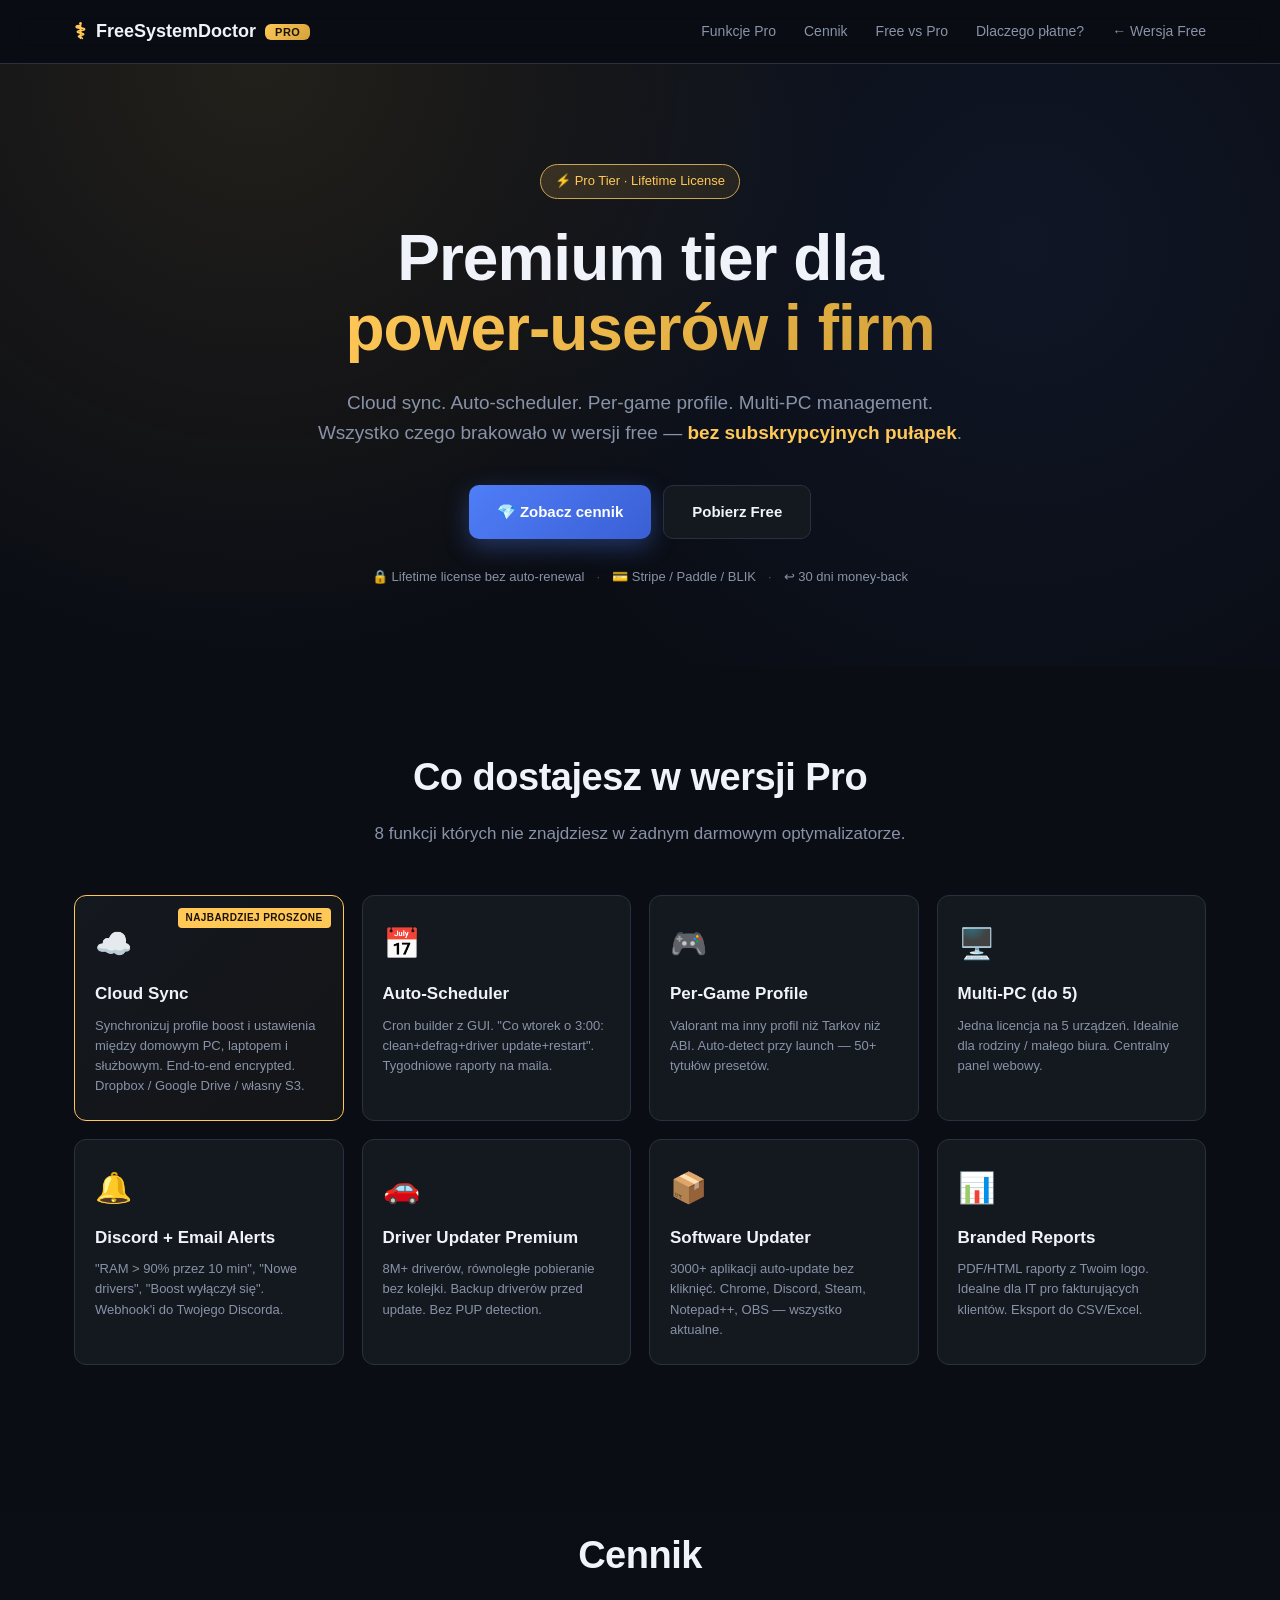
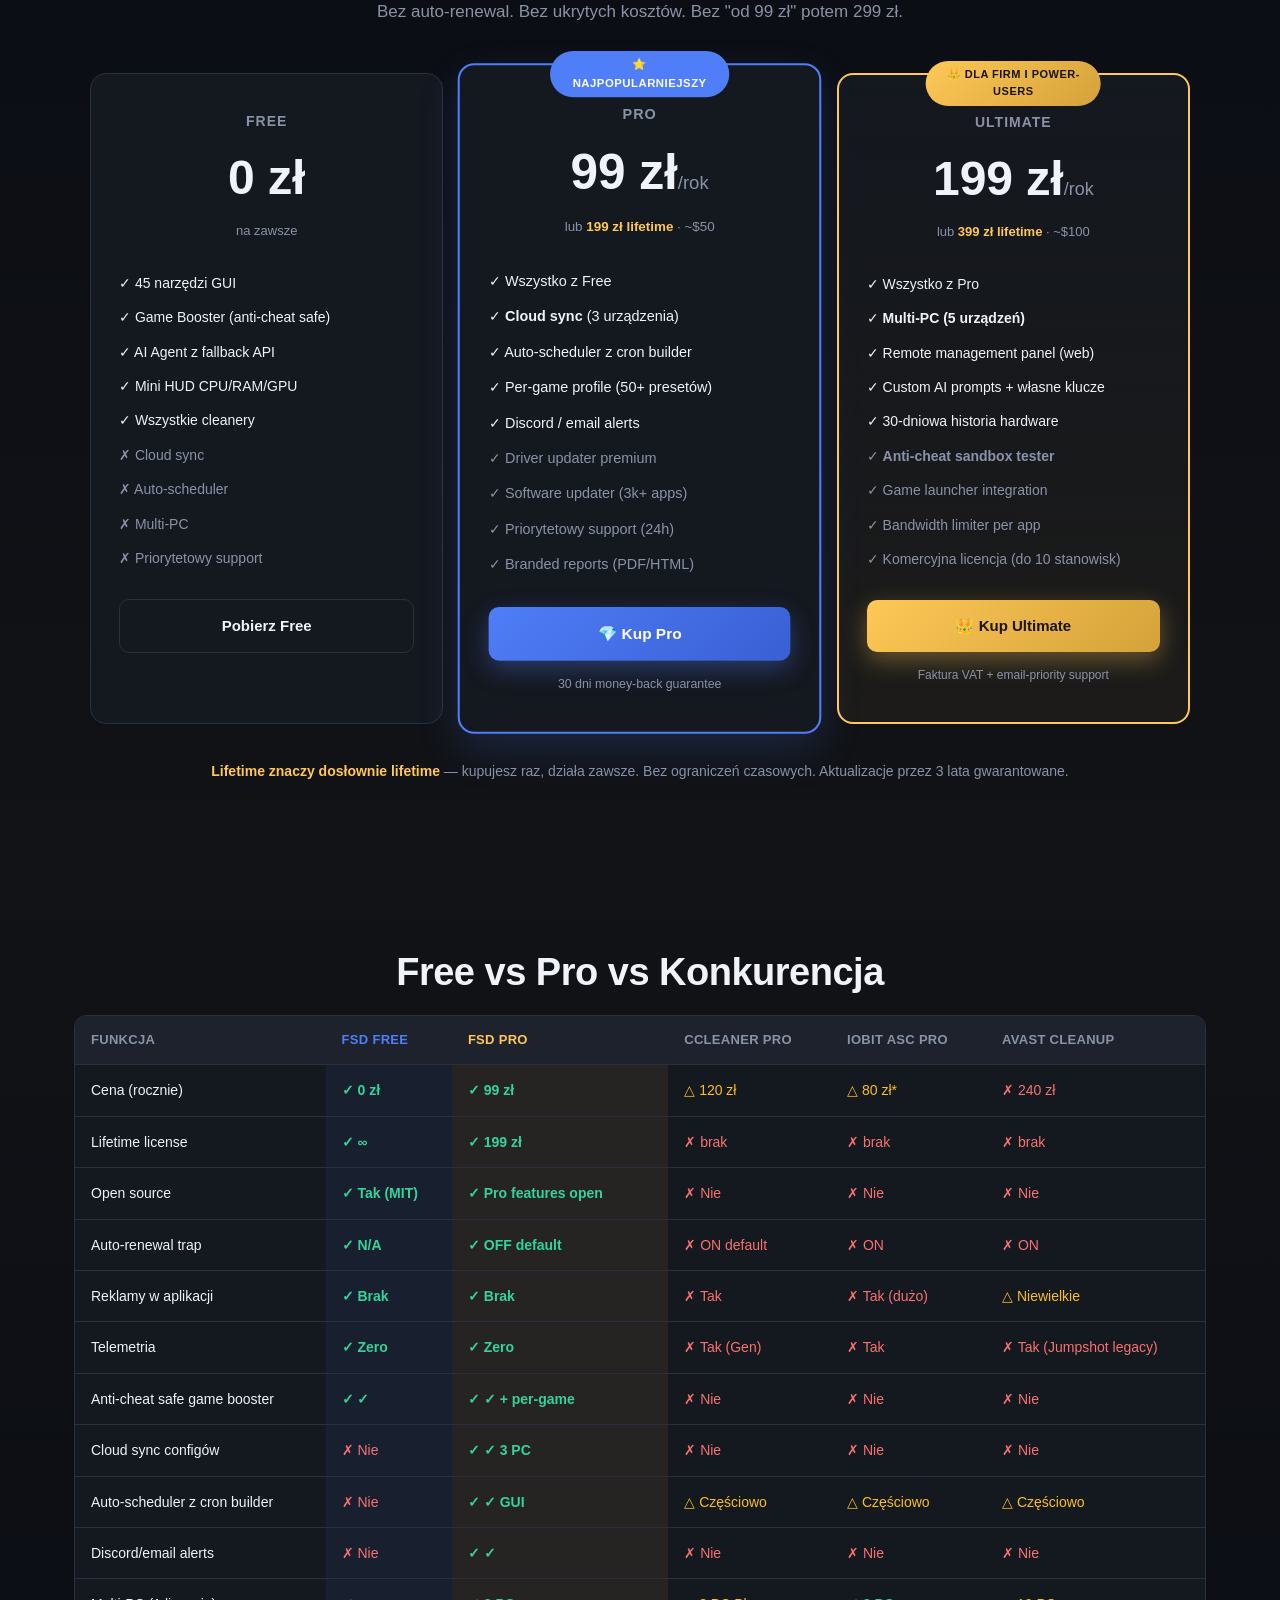
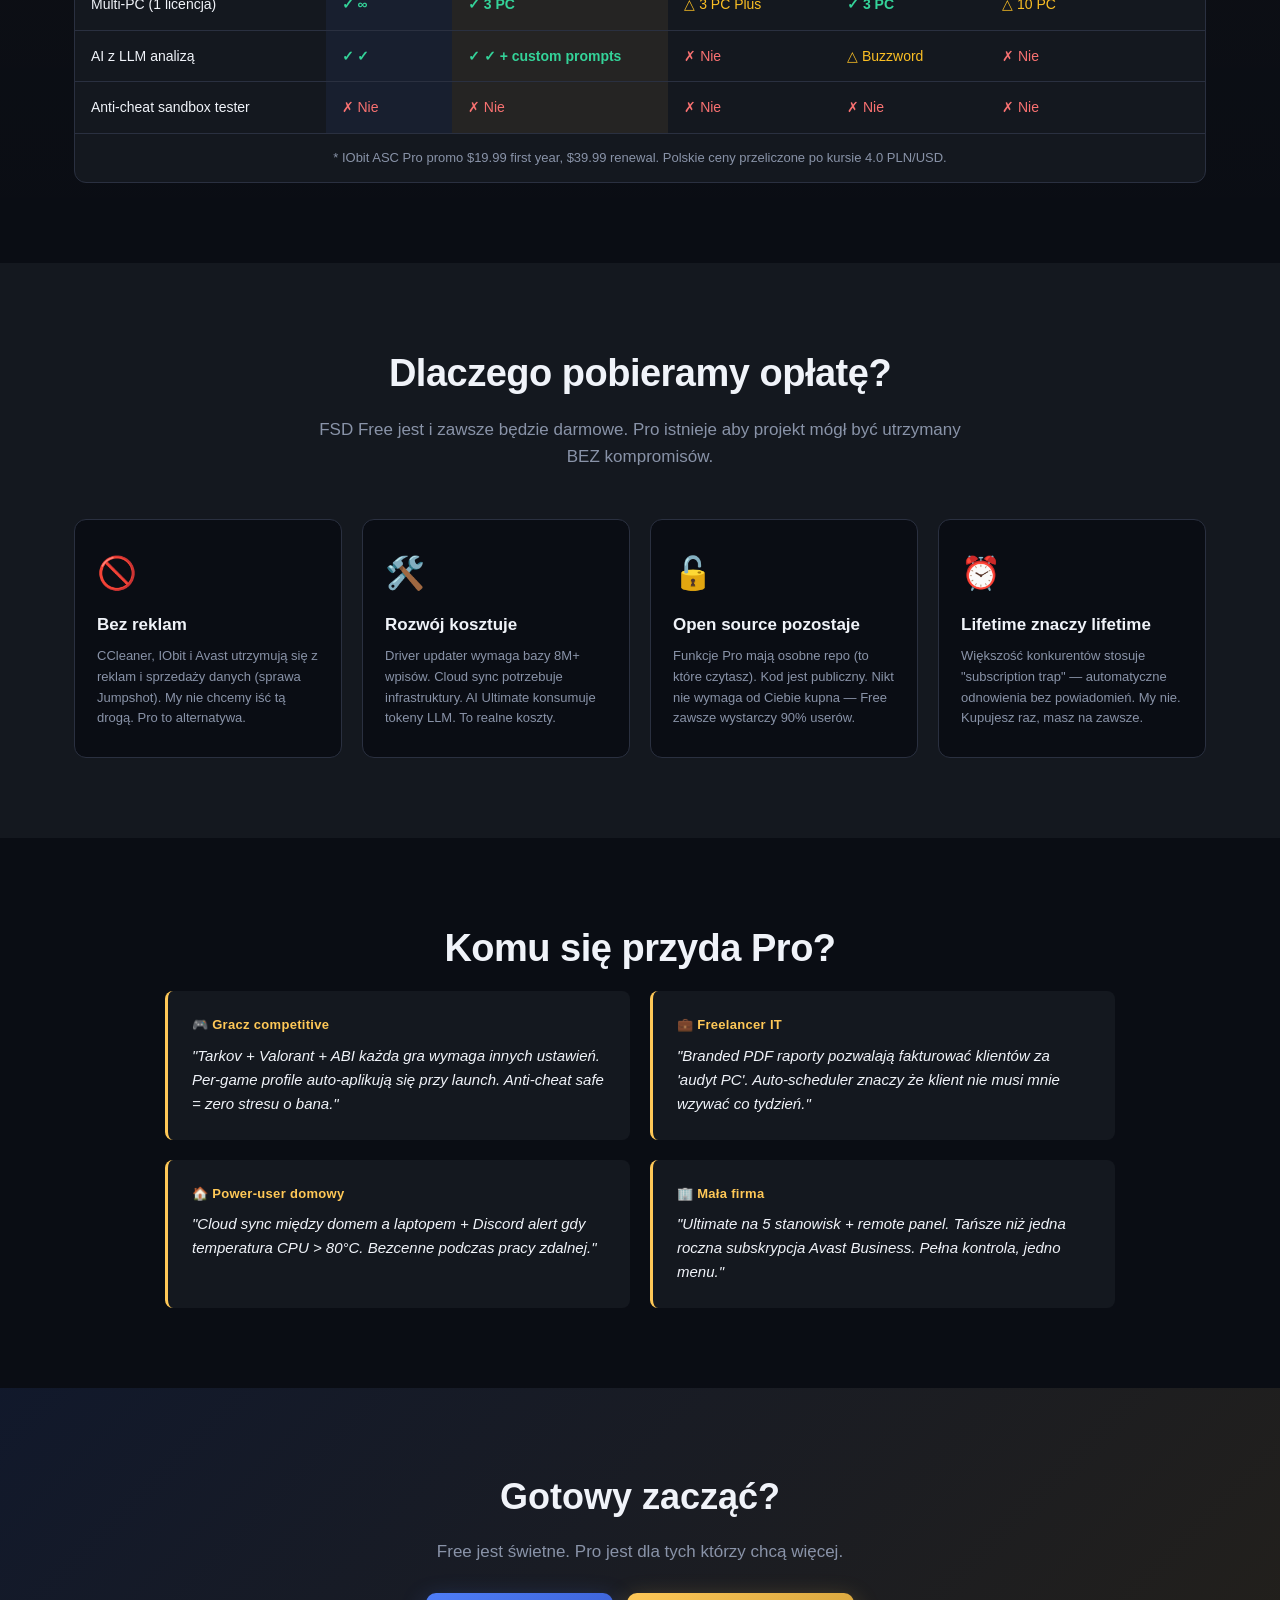
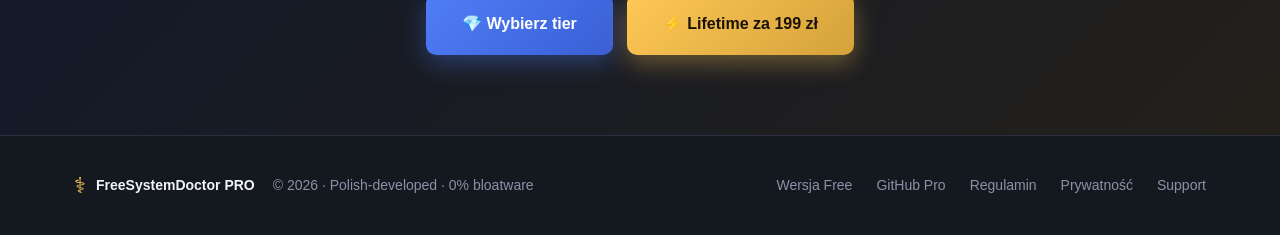
<file: index.html>
<!DOCTYPE html>
<html lang="pl">
<head>
<meta charset="UTF-8">
<meta name="viewport" content="width=device-width, initial-scale=1.0">
<meta name="description" content="FreeSystemDoctor PRO — premium tier. Cloud sync, scheduler, multi-PC, per-game profiles, priorytetowy support. Bez subskrypcyjnych pułapek.">
<meta property="og:title" content="FreeSystemDoctor PRO — Premium Windows Optimizer">
<meta property="og:description" content="Open source z premium funkcjami. Lifetime license. Bez subskrypcji.">
<title>FreeSystemDoctor PRO — Premium Tier</title>
<link rel="stylesheet" href="style.css">
</head>
<body>

<nav class="topnav">
  <div class="container nav-inner">
    <a href="#" class="logo">
      <span class="logo-icon">⚕</span>
      <span class="logo-text">FreeSystemDoctor <span class="pro-badge">PRO</span></span>
    </a>
    <div class="nav-links">
      <a href="#features">Funkcje Pro</a>
      <a href="#pricing">Cennik</a>
      <a href="#compare">Free vs Pro</a>
      <a href="#why">Dlaczego płatne?</a>
      <a href="https://caytec.github.io/freesystemdoctor" target="_blank">← Wersja Free</a>
    </div>
  </div>
</nav>

<header class="hero">
  <div class="container">
    <div class="badge gold">⚡ Pro Tier · Lifetime License</div>
    <h1 class="hero-title">
      Premium tier dla<br>
      <span class="grad-gold">power-userów i firm</span>
    </h1>
    <p class="hero-sub">
      Cloud sync. Auto-scheduler. Per-game profile. Multi-PC management.<br>
      Wszystko czego brakowało w wersji free — <strong>bez subskrypcyjnych pułapek</strong>.
    </p>
    <div class="hero-cta">
      <a href="#pricing" class="btn btn-primary">💎 Zobacz cennik</a>
      <a href="https://caytec.github.io/freesystemdoctor" class="btn btn-ghost">Pobierz Free</a>
    </div>
    <div class="hero-trust">
      <span>🔒 Lifetime license bez auto-renewal</span>
      <span>·</span>
      <span>💳 Stripe / Paddle / BLIK</span>
      <span>·</span>
      <span>↩ 30 dni money-back</span>
    </div>
  </div>
</header>

<section id="features" class="features-section">
  <div class="container">
    <h2 class="section-title">Co dostajesz w wersji Pro</h2>
    <p class="section-sub">8 funkcji których nie znajdziesz w żadnym darmowym optymalizatorze.</p>

    <div class="feat-grid">
      <div class="feat featured">
        <div class="feat-icon">☁️</div>
        <h3>Cloud Sync</h3>
        <p>Synchronizuj profile boost i ustawienia między domowym PC, laptopem i służbowym. End-to-end encrypted. Dropbox / Google Drive / własny S3.</p>
        <div class="feat-tag">Najbardziej proszone</div>
      </div>

      <div class="feat">
        <div class="feat-icon">📅</div>
        <h3>Auto-Scheduler</h3>
        <p>Cron builder z GUI. "Co wtorek o 3:00: clean+defrag+driver update+restart". Tygodniowe raporty na maila.</p>
      </div>

      <div class="feat">
        <div class="feat-icon">🎮</div>
        <h3>Per-Game Profile</h3>
        <p>Valorant ma inny profil niż Tarkov niż ABI. Auto-detect przy launch — 50+ tytułów presetów.</p>
      </div>

      <div class="feat">
        <div class="feat-icon">🖥️</div>
        <h3>Multi-PC (do 5)</h3>
        <p>Jedna licencja na 5 urządzeń. Idealnie dla rodziny / małego biura. Centralny panel webowy.</p>
      </div>

      <div class="feat">
        <div class="feat-icon">🔔</div>
        <h3>Discord + Email Alerts</h3>
        <p>"RAM &gt; 90% przez 10 min", "Nowe drivers", "Boost wyłączył się". Webhook'i do Twojego Discorda.</p>
      </div>

      <div class="feat">
        <div class="feat-icon">🚗</div>
        <h3>Driver Updater Premium</h3>
        <p>8M+ driverów, równoległe pobieranie bez kolejki. Backup driverów przed update. Bez PUP detection.</p>
      </div>

      <div class="feat">
        <div class="feat-icon">📦</div>
        <h3>Software Updater</h3>
        <p>3000+ aplikacji auto-update bez kliknięć. Chrome, Discord, Steam, Notepad++, OBS — wszystko aktualne.</p>
      </div>

      <div class="feat">
        <div class="feat-icon">📊</div>
        <h3>Branded Reports</h3>
        <p>PDF/HTML raporty z Twoim logo. Idealne dla IT pro fakturujących klientów. Eksport do CSV/Excel.</p>
      </div>
    </div>
  </div>
</section>

<section id="pricing" class="pricing-section">
  <div class="container">
    <h2 class="section-title">Cennik</h2>
    <p class="section-sub">Bez auto-renewal. Bez ukrytych kosztów. Bez "od 99 zł" potem 299 zł.</p>

    <div class="pricing-grid">
      <div class="price-card">
        <div class="price-tier">FREE</div>
        <div class="price-amount">0 zł</div>
        <div class="price-period">na zawsze</div>
        <ul class="price-features">
          <li>✓ 45 narzędzi GUI</li>
          <li>✓ Game Booster (anti-cheat safe)</li>
          <li>✓ AI Agent z fallback API</li>
          <li>✓ Mini HUD CPU/RAM/GPU</li>
          <li>✓ Wszystkie cleanery</li>
          <li>✗ Cloud sync</li>
          <li>✗ Auto-scheduler</li>
          <li>✗ Multi-PC</li>
          <li>✗ Priorytetowy support</li>
        </ul>
        <a href="https://caytec.github.io/freesystemdoctor" class="btn btn-ghost btn-block">Pobierz Free</a>
      </div>

      <div class="price-card featured">
        <div class="price-badge">⭐ NAJPOPULARNIEJSZY</div>
        <div class="price-tier">PRO</div>
        <div class="price-amount">99 zł<span>/rok</span></div>
        <div class="price-period">lub <strong>199 zł lifetime</strong> · ~$50</div>
        <ul class="price-features">
          <li>✓ Wszystko z Free</li>
          <li>✓ <strong>Cloud sync</strong> (3 urządzenia)</li>
          <li>✓ Auto-scheduler z cron builder</li>
          <li>✓ Per-game profile (50+ presetów)</li>
          <li>✓ Discord / email alerts</li>
          <li>✓ Driver updater premium</li>
          <li>✓ Software updater (3k+ apps)</li>
          <li>✓ Priorytetowy support (24h)</li>
          <li>✓ Branded reports (PDF/HTML)</li>
        </ul>
        <a href="checkout.html?tier=pro" class="btn btn-primary btn-block">💎 Kup Pro</a>
        <div class="price-note">30 dni money-back guarantee</div>
      </div>

      <div class="price-card ultimate">
        <div class="price-badge gold">👑 DLA FIRM I POWER-USERS</div>
        <div class="price-tier">ULTIMATE</div>
        <div class="price-amount">199 zł<span>/rok</span></div>
        <div class="price-period">lub <strong>399 zł lifetime</strong> · ~$100</div>
        <ul class="price-features">
          <li>✓ Wszystko z Pro</li>
          <li>✓ <strong>Multi-PC (5 urządzeń)</strong></li>
          <li>✓ Remote management panel (web)</li>
          <li>✓ Custom AI prompts + własne klucze</li>
          <li>✓ 30-dniowa historia hardware</li>
          <li>✓ <strong>Anti-cheat sandbox tester</strong></li>
          <li>✓ Game launcher integration</li>
          <li>✓ Bandwidth limiter per app</li>
          <li>✓ Komercyjna licencja (do 10 stanowisk)</li>
        </ul>
        <a href="checkout.html?tier=ultimate" class="btn btn-gold btn-block">👑 Kup Ultimate</a>
        <div class="price-note">Faktura VAT + email-priority support</div>
      </div>
    </div>

    <div class="pricing-faq">
      <p><strong>Lifetime znaczy dosłownie lifetime</strong> — kupujesz raz, działa zawsze. Bez ograniczeń czasowych. Aktualizacje przez 3 lata gwarantowane.</p>
    </div>
  </div>
</section>

<section id="compare" class="compare-section">
  <div class="container">
    <h2 class="section-title">Free vs Pro vs Konkurencja</h2>
    <div class="compare-wrap">
      <table class="compare-table">
        <thead>
          <tr>
            <th>Funkcja</th>
            <th class="us-free">FSD Free</th>
            <th class="us-pro">FSD Pro</th>
            <th>CCleaner Pro</th>
            <th>IObit ASC Pro</th>
            <th>Avast Cleanup</th>
          </tr>
        </thead>
        <tbody>
          <tr><td>Cena (rocznie)</td><td class="ok">0 zł</td><td class="ok">99 zł</td><td class="warn">120 zł</td><td class="warn">80 zł*</td><td class="bad">240 zł</td></tr>
          <tr><td>Lifetime license</td><td class="ok">∞</td><td class="ok">199 zł</td><td class="bad">brak</td><td class="bad">brak</td><td class="bad">brak</td></tr>
          <tr><td>Open source</td><td class="ok">Tak (MIT)</td><td class="ok">Pro features open</td><td class="bad">Nie</td><td class="bad">Nie</td><td class="bad">Nie</td></tr>
          <tr><td>Auto-renewal trap</td><td class="ok">N/A</td><td class="ok">OFF default</td><td class="bad">ON default</td><td class="bad">ON</td><td class="bad">ON</td></tr>
          <tr><td>Reklamy w aplikacji</td><td class="ok">Brak</td><td class="ok">Brak</td><td class="bad">Tak</td><td class="bad">Tak (dużo)</td><td class="warn">Niewielkie</td></tr>
          <tr><td>Telemetria</td><td class="ok">Zero</td><td class="ok">Zero</td><td class="bad">Tak (Gen)</td><td class="bad">Tak</td><td class="bad">Tak (Jumpshot legacy)</td></tr>
          <tr><td>Anti-cheat safe game booster</td><td class="ok">✓</td><td class="ok">✓ + per-game</td><td class="bad">Nie</td><td class="bad">Nie</td><td class="bad">Nie</td></tr>
          <tr><td>Cloud sync configów</td><td class="bad">Nie</td><td class="ok">✓ 3 PC</td><td class="bad">Nie</td><td class="bad">Nie</td><td class="bad">Nie</td></tr>
          <tr><td>Auto-scheduler z cron builder</td><td class="bad">Nie</td><td class="ok">✓ GUI</td><td class="warn">Częściowo</td><td class="warn">Częściowo</td><td class="warn">Częściowo</td></tr>
          <tr><td>Discord/email alerts</td><td class="bad">Nie</td><td class="ok">✓</td><td class="bad">Nie</td><td class="bad">Nie</td><td class="bad">Nie</td></tr>
          <tr><td>Multi-PC (1 licencja)</td><td class="ok">∞</td><td class="ok">3 PC</td><td class="warn">3 PC Plus</td><td class="ok">3 PC</td><td class="warn">10 PC</td></tr>
          <tr><td>AI z LLM analizą</td><td class="ok">✓</td><td class="ok">✓ + custom prompts</td><td class="bad">Nie</td><td class="warn">Buzzword</td><td class="bad">Nie</td></tr>
          <tr><td>Anti-cheat sandbox tester</td><td class="bad">Nie</td><td class="bad">Nie</td><td class="bad">Nie</td><td class="bad">Nie</td><td class="bad">Nie</td></tr>
        </tbody>
      </table>
      <p class="compare-note">* IObit ASC Pro promo $19.99 first year, $39.99 renewal. Polskie ceny przeliczone po kursie 4.0 PLN/USD.</p>
    </div>
  </div>
</section>

<section id="why" class="why-section">
  <div class="container">
    <h2 class="section-title">Dlaczego pobieramy opłatę?</h2>
    <p class="section-sub">FSD Free jest i zawsze będzie darmowe. Pro istnieje aby projekt mógł być utrzymany BEZ kompromisów.</p>

    <div class="why-grid">
      <div class="why-card">
        <div class="why-icon">🚫</div>
        <h3>Bez reklam</h3>
        <p>CCleaner, IObit i Avast utrzymują się z reklam i sprzedaży danych (sprawa Jumpshot). My nie chcemy iść tą drogą. Pro to alternatywa.</p>
      </div>
      <div class="why-card">
        <div class="why-icon">🛠️</div>
        <h3>Rozwój kosztuje</h3>
        <p>Driver updater wymaga bazy 8M+ wpisów. Cloud sync potrzebuje infrastruktury. AI Ultimate konsumuje tokeny LLM. To realne koszty.</p>
      </div>
      <div class="why-card">
        <div class="why-icon">🔓</div>
        <h3>Open source pozostaje</h3>
        <p>Funkcje Pro mają osobne repo (to które czytasz). Kod jest publiczny. Nikt nie wymaga od Ciebie kupna — Free zawsze wystarczy 90% userów.</p>
      </div>
      <div class="why-card">
        <div class="why-icon">⏰</div>
        <h3>Lifetime znaczy lifetime</h3>
        <p>Większość konkurentów stosuje "subscription trap" — automatyczne odnowienia bez powiadomień. My nie. Kupujesz raz, masz na zawsze.</p>
      </div>
    </div>
  </div>
</section>

<section class="testimonials-section">
  <div class="container">
    <h2 class="section-title">Komu się przyda Pro?</h2>
    <div class="testimonial-grid">
      <div class="testimonial">
        <div class="testimonial-role">🎮 Gracz competitive</div>
        <p>"Tarkov + Valorant + ABI każda gra wymaga innych ustawień. Per-game profile auto-aplikują się przy launch. Anti-cheat safe = zero stresu o bana."</p>
      </div>
      <div class="testimonial">
        <div class="testimonial-role">💼 Freelancer IT</div>
        <p>"Branded PDF raporty pozwalają fakturować klientów za 'audyt PC'. Auto-scheduler znaczy że klient nie musi mnie wzywać co tydzień."</p>
      </div>
      <div class="testimonial">
        <div class="testimonial-role">🏠 Power-user domowy</div>
        <p>"Cloud sync między domem a laptopem + Discord alert gdy temperatura CPU > 80°C. Bezcenne podczas pracy zdalnej."</p>
      </div>
      <div class="testimonial">
        <div class="testimonial-role">🏢 Mała firma</div>
        <p>"Ultimate na 5 stanowisk + remote panel. Tańsze niż jedna roczna subskrypcja Avast Business. Pełna kontrola, jedno menu."</p>
      </div>
    </div>
  </div>
</section>

<section class="cta-section">
  <div class="container">
    <h2>Gotowy zacząć?</h2>
    <p>Free jest świetne. Pro jest dla tych którzy chcą więcej.</p>
    <div class="cta-buttons">
      <a href="#pricing" class="btn btn-primary btn-large">💎 Wybierz tier</a>
      <a href="checkout.html?tier=pro&period=lifetime" class="btn btn-gold btn-large">⚡ Lifetime za 199 zł</a>
    </div>
  </div>
</section>

<footer class="footer">
  <div class="container footer-inner">
    <div class="footer-brand">
      <span class="logo-icon">⚕</span>
      <strong>FreeSystemDoctor PRO</strong>
      <span class="footer-meta">© 2026 · Polish-developed · 0% bloatware</span>
    </div>
    <div class="footer-links">
      <a href="https://caytec.github.io/freesystemdoctor" target="_blank">Wersja Free</a>
      <a href="https://github.com/caytec/freesystemdoctor-pro" target="_blank">GitHub Pro</a>
      <a href="terms.html">Regulamin</a>
      <a href="privacy.html">Prywatność</a>
      <a href="mailto:support@freesystemdoctor.pl">Support</a>
    </div>
  </div>
</footer>

</body>
</html>
</file>
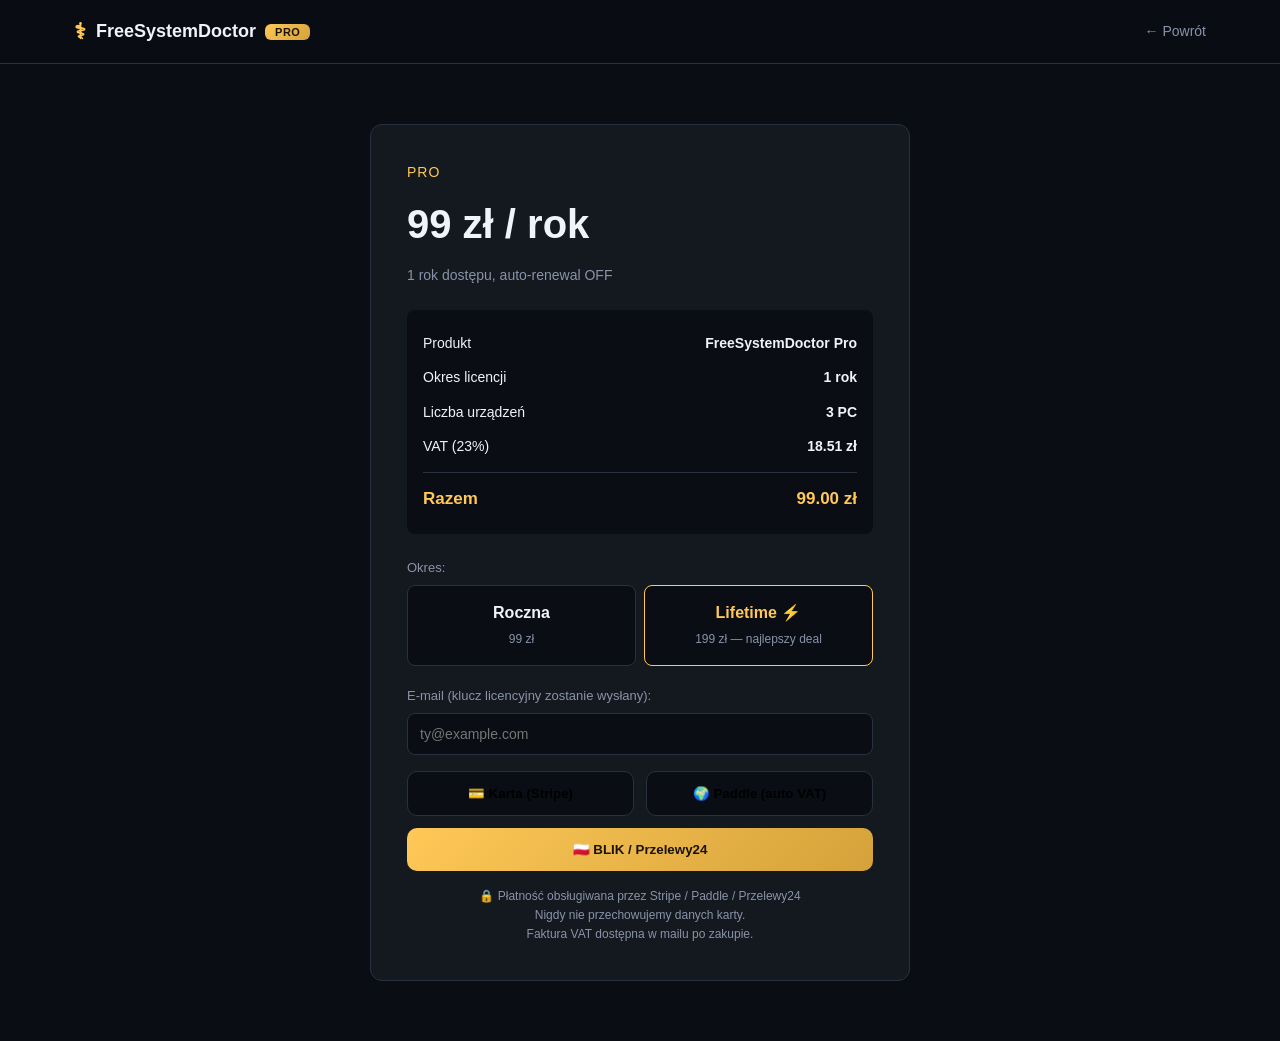
<file: checkout.html>
<!DOCTYPE html>
<html lang="pl">
<head>
<meta charset="UTF-8">
<meta name="viewport" content="width=device-width, initial-scale=1.0">
<title>Checkout — FreeSystemDoctor PRO</title>
<link rel="stylesheet" href="style.css">
</head>
<body>

<nav class="topnav">
  <div class="container nav-inner">
    <a href="index.html" class="logo">
      <span class="logo-icon">⚕</span>
      <span class="logo-text">FreeSystemDoctor <span class="pro-badge">PRO</span></span>
    </a>
    <div class="nav-links">
      <a href="index.html">← Powrót</a>
    </div>
  </div>
</nav>

<div class="checkout-card">
  <div class="checkout-tier" id="tier-label">Pro</div>
  <div class="checkout-price" id="price-label">99 zł / rok</div>
  <p style="color:var(--fg2);font-size:14px;" id="desc-label">
    Lifetime license bez auto-renewal · 30 dni money-back
  </p>

  <div class="checkout-summary">
    <div class="checkout-summary-row">
      <span>Produkt</span>
      <strong id="summary-product">FreeSystemDoctor PRO</strong>
    </div>
    <div class="checkout-summary-row">
      <span>Okres licencji</span>
      <strong id="summary-period">1 rok</strong>
    </div>
    <div class="checkout-summary-row">
      <span>Liczba urządzeń</span>
      <strong id="summary-devices">3 PC</strong>
    </div>
    <div class="checkout-summary-row">
      <span>VAT (23%)</span>
      <strong id="summary-vat">18.51 zł</strong>
    </div>
    <div class="checkout-summary-row checkout-summary-total">
      <span>Razem</span>
      <strong id="summary-total">99.00 zł</strong>
    </div>
  </div>

  <div style="margin: 24px 0 16px;">
    <label style="display:block;color:var(--fg2);font-size:13px;margin-bottom:6px;">Okres:</label>
    <div style="display:grid;grid-template-columns:1fr 1fr;gap:8px;">
      <label style="background:var(--bg);border:1px solid var(--border);border-radius:8px;padding:14px;cursor:pointer;text-align:center;" id="period-yearly-label">
        <input type="radio" name="period" value="yearly" checked style="display:none;">
        <strong>Roczna</strong><br>
        <span style="font-size:12px;color:var(--fg2);">99 zł</span>
      </label>
      <label style="background:var(--bg);border:1px solid var(--gold);border-radius:8px;padding:14px;cursor:pointer;text-align:center;" id="period-lifetime-label">
        <input type="radio" name="period" value="lifetime" style="display:none;">
        <strong style="color:var(--gold);">Lifetime ⚡</strong><br>
        <span style="font-size:12px;color:var(--fg2);">199 zł — najlepszy deal</span>
      </label>
    </div>
  </div>

  <div style="margin: 20px 0 12px;">
    <label style="display:block;color:var(--fg2);font-size:13px;margin-bottom:6px;">E-mail (klucz licencyjny zostanie wysłany):</label>
    <input type="email" id="email" required
           style="width:100%;padding:12px;background:var(--bg);border:1px solid var(--border);border-radius:8px;color:var(--fg);font-size:14px;"
           placeholder="ty@example.com">
  </div>

  <div class="checkout-providers">
    <button class="provider-btn" onclick="checkout('stripe')">
      💳 Karta (Stripe)
    </button>
    <button class="provider-btn" onclick="checkout('paddle')">
      🌍 Paddle (auto VAT)
    </button>
    <button class="provider-btn" onclick="checkout('blik')" style="grid-column:1/-1;background:linear-gradient(135deg,var(--gold),var(--gold-end));color:#1a1207;border:none;">
      🇵🇱 BLIK / Przelewy24
    </button>
  </div>

  <p class="checkout-secure">
    🔒 Płatność obsługiwana przez Stripe / Paddle / Przelewy24<br>
    Nigdy nie przechowujemy danych karty.<br>
    Faktura VAT dostępna w mailu po zakupie.
  </p>
</div>

<script>
const params = new URLSearchParams(location.search);
const tier = params.get('tier') || 'pro';
const initialPeriod = params.get('period') || 'yearly';

const PRICING = {
  pro: {
    label: 'Pro',
    yearly: { gross: 99, devices: '3 PC', desc: '1 rok dostępu, auto-renewal OFF' },
    lifetime: { gross: 199, devices: '3 PC', desc: 'Dożywotnia licencja · 3 lata gwarancji aktualizacji' },
  },
  ultimate: {
    label: 'Ultimate',
    yearly: { gross: 199, devices: '5 PC', desc: '1 rok + faktura VAT + komercyjna licencja' },
    lifetime: { gross: 399, devices: '5 PC', desc: 'Dożywotnio · komercyjna licencja · priority support' },
  },
};

function update() {
  const t = PRICING[tier];
  const period = document.querySelector('input[name=period]:checked').value;
  const p = t[period];

  document.getElementById('tier-label').textContent = t.label.toUpperCase();
  document.getElementById('price-label').textContent =
    `${p.gross} zł ${period === 'lifetime' ? 'lifetime' : '/ rok'}`;
  document.getElementById('desc-label').textContent = p.desc;
  document.getElementById('summary-product').textContent = `FreeSystemDoctor ${t.label}`;
  document.getElementById('summary-period').textContent = period === 'lifetime' ? 'Lifetime' : '1 rok';
  document.getElementById('summary-devices').textContent = p.devices;

  const net = p.gross / 1.23;
  const vat = p.gross - net;
  document.getElementById('summary-vat').textContent = vat.toFixed(2) + ' zł';
  document.getElementById('summary-total').textContent = p.gross.toFixed(2) + ' zł';
}

document.querySelectorAll('input[name=period]').forEach(r => {
  r.addEventListener('change', update);
});
document.querySelectorAll('label[id^=period-]').forEach(lbl => {
  lbl.addEventListener('click', () => {
    const radio = lbl.querySelector('input');
    radio.checked = true;
    update();
  });
});

// Pre-select period from URL
if (initialPeriod === 'lifetime') {
  document.querySelector('input[value=lifetime]').checked = true;
}
update();

function checkout(provider) {
  const email = document.getElementById('email').value.trim();
  if (!email || !email.includes('@')) {
    alert('Podaj poprawny adres e-mail — tam wyślemy klucz licencyjny.');
    return;
  }
  const period = document.querySelector('input[name=period]:checked').value;
  const p = PRICING[tier][period];

  // Real integration would redirect to:
  //   Stripe Checkout Session URL
  //   Paddle Checkout URL
  //   Przelewy24 transaction URL
  // For now, show a placeholder that explains the flow.

  const target = {
    stripe:  `https://buy.stripe.com/test_PLACEHOLDER?tier=${tier}&period=${period}&email=${encodeURIComponent(email)}`,
    paddle:  `https://buy.paddle.com/checkout/PLACEHOLDER?tier=${tier}&period=${period}&email=${encodeURIComponent(email)}`,
    blik:    `https://sklep.przelewy24.pl/PLACEHOLDER?tier=${tier}&period=${period}&email=${encodeURIComponent(email)}`,
  }[provider];

  alert(`DEMO MODE\n\nProvider: ${provider}\nTier: ${tier} / ${period}\nKwota: ${p.gross} zł brutto\nEmail: ${email}\n\nProdukcja: redirect do ${target}\n\nW prawdziwej wersji tutaj nastąpiłoby przekierowanie do bramki płatności. Po zakupie:\n1. Webhook trafia do naszego API\n2. Generowany klucz licencyjny\n3. Mail z kluczem + faktura VAT\n4. Klucz aktywujesz w aplikacji (Settings → License)`);
}
</script>

</body>
</html>
</file>
<file: style.css>
/* FreeSystemDoctor PRO — premium dark + gold theme */

:root {
  --bg:       #0a0d14;
  --panel:    #14181f;
  --panel-2:  #1d222d;
  --accent:    #1a1f28;
  --fg:        #f0f3f9;
  --fg2:      #8993a8;
  --highlight: #4f7ef8;
  --highlight-end: #3a5fd4;
  --gold:      #ffc857;
  --gold-end:  #d4a23a;
  --gold-dim:  #c9a653;
  --success:  #34d399;
  --warning:  #fbbf24;
  --danger:    #f87171;
  --border:    #2a3040;
  --radius:    12px;
}

* { box-sizing: border-box; margin: 0; padding: 0; }
html { scroll-behavior: smooth; }
body {
  font-family: 'Segoe UI', -apple-system, BlinkMacSystemFont, sans-serif;
  background: var(--bg);
  color: var(--fg);
  line-height: 1.6;
  overflow-x: hidden;
}
a { color: var(--highlight); text-decoration: none; transition: color .15s; }
a:hover { color: #7a9cff; }
code {
  background: var(--panel-2); padding: 2px 6px; border-radius: 4px;
  font-family: 'Fira Code', Consolas, monospace; font-size: .9em;
  color: var(--gold);
}
.container { max-width: 1180px; margin: 0 auto; padding: 0 24px; }

/* ── Nav ── */
.topnav {
  position: sticky; top: 0; z-index: 100;
  background: rgba(10,13,20,.92);
  backdrop-filter: blur(12px);
  border-bottom: 1px solid var(--border);
}
.nav-inner {
  display: flex; align-items: center; justify-content: space-between;
  padding: 14px 24px;
}
.logo {
  display: flex; align-items: center; gap: 10px;
  font-weight: 700; font-size: 18px; color: var(--fg);
}
.logo-icon { font-size: 22px; color: var(--gold); }
.pro-badge {
  background: linear-gradient(135deg, var(--gold), var(--gold-end));
  color: #1a1207;
  padding: 2px 10px;
  border-radius: 6px;
  font-size: 11px;
  font-weight: 800;
  letter-spacing: .5px;
  margin-left: 4px;
  vertical-align: middle;
}
.nav-links { display: flex; gap: 28px; }
.nav-links a { color: var(--fg2); font-weight: 500; font-size: 14px; }
.nav-links a:hover { color: var(--fg); }

/* ── Hero ── */
.hero {
  position: relative;
  padding: 100px 0 80px;
  text-align: center;
  background:
    radial-gradient(circle at 20% 0%, rgba(255,200,87,.10), transparent 50%),
    radial-gradient(circle at 80% 30%, rgba(79,126,248,.08), transparent 50%);
}
.badge {
  display: inline-block; padding: 6px 14px;
  background: var(--panel); border: 1px solid var(--border);
  border-radius: 100px; font-size: 13px; color: var(--fg2);
  margin-bottom: 24px;
}
.badge.gold {
  background: linear-gradient(135deg, rgba(255,200,87,.15), rgba(212,162,58,.10));
  border-color: var(--gold-dim); color: var(--gold);
}
.hero-title {
  font-size: 64px; line-height: 1.1; font-weight: 800;
  margin-bottom: 24px; letter-spacing: -1px;
}
.grad-gold {
  background: linear-gradient(135deg, var(--gold), var(--gold-end));
  -webkit-background-clip: text; background-clip: text; color: transparent;
}
.hero-sub {
  font-size: 19px; color: var(--fg2);
  max-width: 720px; margin: 0 auto 36px;
}
.hero-sub strong { color: var(--gold); font-weight: 700; }
.hero-cta {
  display: flex; gap: 12px; justify-content: center;
  flex-wrap: wrap; margin-bottom: 28px;
}
.hero-trust {
  display: flex; gap: 12px; justify-content: center;
  flex-wrap: wrap; color: var(--fg2); font-size: 13px;
}
.hero-trust span:nth-child(even) { opacity: .5; }

.btn {
  display: inline-flex; align-items: center; gap: 8px;
  padding: 14px 28px; border-radius: 10px;
  font-weight: 600; font-size: 15px;
  transition: transform .12s, box-shadow .12s;
  cursor: pointer; border: none;
}
.btn-primary {
  background: linear-gradient(135deg, var(--highlight), var(--highlight-end));
  color: white;
  box-shadow: 0 8px 24px rgba(79,126,248,.35);
}
.btn-primary:hover {
  color: white; transform: translateY(-2px);
  box-shadow: 0 12px 32px rgba(79,126,248,.5);
}
.btn-gold {
  background: linear-gradient(135deg, var(--gold), var(--gold-end));
  color: #1a1207;
  box-shadow: 0 8px 24px rgba(255,200,87,.35);
}
.btn-gold:hover {
  color: #1a1207; transform: translateY(-2px);
  box-shadow: 0 12px 32px rgba(255,200,87,.55);
}
.btn-ghost {
  background: var(--panel); border: 1px solid var(--border); color: var(--fg);
}
.btn-ghost:hover {
  background: var(--panel-2); border-color: var(--gold); color: var(--fg);
}
.btn-block { display: flex; justify-content: center; width: 100%; }
.btn-large { padding: 18px 36px; font-size: 16px; }

/* ── Section base ── */
section { padding: 80px 0; }
.section-title {
  font-size: 38px; font-weight: 800; text-align: center;
  margin-bottom: 12px; letter-spacing: -.5px;
}
.section-sub {
  text-align: center; color: var(--fg2);
  font-size: 17px; max-width: 650px; margin: 0 auto 48px;
}

/* ── Features grid ── */
.feat-grid {
  display: grid; grid-template-columns: repeat(4, 1fr); gap: 18px;
}
.feat {
  background: var(--panel); border: 1px solid var(--border);
  border-radius: var(--radius); padding: 24px 20px;
  transition: transform .2s, border-color .2s;
  position: relative;
}
.feat:hover { transform: translateY(-3px); border-color: var(--gold); }
.feat.featured {
  border-color: var(--gold);
  background: linear-gradient(135deg, var(--panel), rgba(255,200,87,.04));
}
.feat-icon { font-size: 30px; margin-bottom: 12px; }
.feat h3 { font-size: 17px; margin-bottom: 8px; color: var(--fg); }
.feat p { color: var(--fg2); font-size: 13px; line-height: 1.55; }
.feat-tag {
  position: absolute; top: 12px; right: 12px;
  background: var(--gold); color: #1a1207;
  font-size: 10px; font-weight: 700;
  padding: 2px 8px; border-radius: 4px;
  text-transform: uppercase; letter-spacing: .4px;
}

/* ── Pricing ── */
.pricing-section {
  background: linear-gradient(180deg, transparent, rgba(255,200,87,.03));
}
.pricing-grid {
  display: grid; grid-template-columns: repeat(3, 1fr);
  gap: 20px; max-width: 1100px; margin: 0 auto;
}
.price-card {
  background: var(--panel);
  border: 1px solid var(--border);
  border-radius: 16px;
  padding: 36px 28px;
  text-align: center;
  position: relative;
  transition: transform .25s, border-color .25s;
}
.price-card:hover { transform: translateY(-4px); }
.price-card.featured {
  border: 2px solid var(--highlight);
  box-shadow: 0 16px 40px rgba(79,126,248,.18);
  transform: scale(1.03);
}
.price-card.featured:hover { transform: scale(1.03) translateY(-4px); }
.price-card.ultimate {
  border: 2px solid var(--gold);
  background: linear-gradient(180deg, var(--panel), rgba(255,200,87,.05));
}
.price-badge {
  position: absolute; top: -14px; left: 50%; transform: translateX(-50%);
  background: var(--highlight); color: white;
  padding: 5px 14px; border-radius: 100px;
  font-size: 11px; font-weight: 700;
  text-transform: uppercase; letter-spacing: .5px;
}
.price-badge.gold {
  background: linear-gradient(135deg, var(--gold), var(--gold-end));
  color: #1a1207;
}
.price-tier {
  font-size: 14px; color: var(--fg2);
  text-transform: uppercase; letter-spacing: 1px;
  font-weight: 700; margin-bottom: 8px;
}
.price-amount {
  font-size: 48px; font-weight: 800;
  margin-bottom: 4px; color: var(--fg);
}
.price-amount span {
  font-size: 18px; color: var(--fg2); font-weight: 500;
}
.price-period {
  font-size: 13px; color: var(--fg2); margin-bottom: 24px;
}
.price-period strong { color: var(--gold); }
.price-features {
  list-style: none; text-align: left; margin: 24px 0;
}
.price-features li {
  padding: 6px 0; font-size: 14px; color: var(--fg);
}
.price-features li:nth-child(odd) { color: var(--fg); }
.price-features li:nth-child(n+6):not(.ok) { color: var(--fg2); }
.price-note {
  margin-top: 14px; font-size: 12px; color: var(--fg2);
}
.pricing-faq {
  text-align: center; margin-top: 36px;
  color: var(--fg2); font-size: 14px;
}
.pricing-faq strong { color: var(--gold); }

/* ── Compare table ── */
.compare-section {
  background: linear-gradient(180deg, rgba(255,200,87,.03), transparent);
}
.compare-wrap {
  overflow-x: auto; border-radius: var(--radius);
  border: 1px solid var(--border); background: var(--panel);
}
.compare-table {
  width: 100%; border-collapse: collapse;
  font-size: 14px; min-width: 880px;
}
.compare-table th, .compare-table td {
  padding: 14px 16px; text-align: left;
  border-bottom: 1px solid var(--border);
}
.compare-table thead th {
  background: var(--panel-2); font-weight: 600;
  color: var(--fg2); font-size: 13px;
  text-transform: uppercase; letter-spacing: .3px;
}
.compare-table .us-free  { color: var(--highlight); }
.compare-table .us-pro    { color: var(--gold); }
.compare-table td:nth-child(2) { background: rgba(79,126,248,.07); }
.compare-table td:nth-child(3) { background: rgba(255,200,87,.07); }
.compare-table .ok    { color: var(--success); font-weight: 600; }
.compare-table .warn  { color: var(--warning); }
.compare-table .bad    { color: var(--danger); }
.compare-table .ok::before    { content: "✓ "; }
.compare-table .bad::before    { content: "✗ "; }
.compare-table .warn::before  { content: "△ "; }
.compare-note {
  text-align: center; padding: 14px;
  color: var(--fg2); font-size: 13px;
}

/* ── Why pay ── */
.why-section { background: var(--panel); }
.why-grid {
  display: grid; grid-template-columns: repeat(4, 1fr); gap: 20px;
}
.why-card {
  background: var(--bg); border: 1px solid var(--border);
  border-radius: var(--radius); padding: 28px 22px;
}
.why-icon { font-size: 32px; margin-bottom: 12px; }
.why-card h3 { font-size: 17px; margin-bottom: 8px; }
.why-card p { color: var(--fg2); font-size: 13px; line-height: 1.6; }

/* ── Testimonials ── */
.testimonial-grid {
  display: grid; grid-template-columns: repeat(2, 1fr); gap: 20px;
  max-width: 950px; margin: 0 auto;
}
.testimonial {
  background: var(--panel); border-left: 3px solid var(--gold);
  border-radius: 8px; padding: 24px;
}
.testimonial-role {
  font-size: 13px; color: var(--gold); font-weight: 700;
  margin-bottom: 8px; letter-spacing: .3px;
}
.testimonial p {
  font-style: italic; color: var(--fg); font-size: 15px;
}

/* ── CTA ── */
.cta-section {
  background: linear-gradient(135deg,
              rgba(79,126,248,.10), rgba(255,200,87,.10));
  text-align: center;
}
.cta-section h2 { font-size: 36px; margin-bottom: 12px; }
.cta-section p { color: var(--fg2); font-size: 17px; margin-bottom: 28px; }
.cta-buttons {
  display: flex; gap: 14px; justify-content: center; flex-wrap: wrap;
}

/* ── Footer ── */
.footer {
  border-top: 1px solid var(--border);
  padding: 32px 0; background: var(--panel);
}
.footer-inner {
  display: flex; justify-content: space-between; align-items: center;
  flex-wrap: wrap; gap: 16px;
}
.footer-brand {
  display: flex; align-items: center; gap: 10px; font-size: 14px;
}
.footer-meta { color: var(--fg2); margin-left: 8px; }
.footer-links { display: flex; gap: 24px; font-size: 14px; }
.footer-links a { color: var(--fg2); }
.footer-links a:hover { color: var(--gold); }

/* ── Checkout page ── */
.checkout-card {
  max-width: 540px; margin: 60px auto;
  background: var(--panel); border: 1px solid var(--border);
  border-radius: var(--radius); padding: 36px;
}
.checkout-tier {
  font-size: 14px; color: var(--gold);
  text-transform: uppercase; letter-spacing: 1px; margin-bottom: 8px;
}
.checkout-price {
  font-size: 40px; font-weight: 800; margin-bottom: 8px;
}
.checkout-summary {
  background: var(--bg); border-radius: 8px;
  padding: 16px; margin: 24px 0;
}
.checkout-summary-row {
  display: flex; justify-content: space-between;
  padding: 6px 0; font-size: 14px;
}
.checkout-summary-total {
  border-top: 1px solid var(--border);
  margin-top: 8px; padding-top: 12px !important;
  font-weight: 700; font-size: 17px; color: var(--gold);
}
.checkout-providers {
  display: grid; grid-template-columns: 1fr 1fr;
  gap: 12px; margin-top: 16px;
}
.provider-btn {
  padding: 14px; border-radius: 10px;
  background: var(--bg); border: 1px solid var(--border);
  text-align: center; font-weight: 600; cursor: pointer;
  transition: border-color .15s;
}
.provider-btn:hover { border-color: var(--gold); }
.checkout-secure {
  text-align: center; margin-top: 16px;
  font-size: 12px; color: var(--fg2);
}

/* ── Responsive ── */
@media (max-width: 1000px) {
  .feat-grid { grid-template-columns: repeat(2, 1fr); }
  .pricing-grid { grid-template-columns: 1fr; max-width: 480px; }
  .price-card.featured { transform: none; }
  .price-card.featured:hover { transform: translateY(-4px); }
  .why-grid { grid-template-columns: 1fr 1fr; }
  .testimonial-grid { grid-template-columns: 1fr; }
  .hero-title { font-size: 44px; }
  .nav-links { gap: 14px; font-size: 13px; }
  .nav-links a:nth-child(n+4) { display: none; }
  .section-title { font-size: 28px; }
}
</file>
